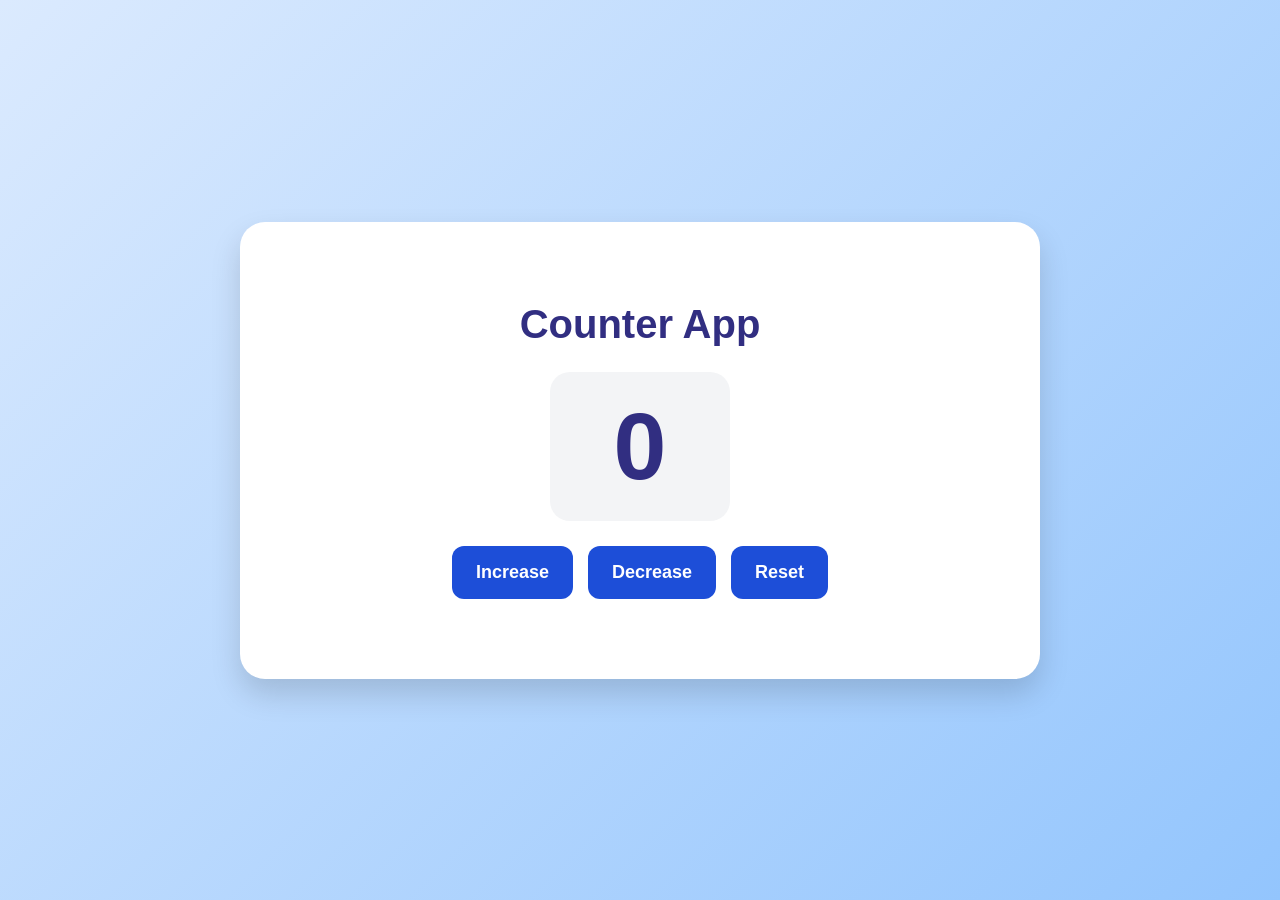
<file: Counter App/index.html>
<!DOCTYPE html>
<html lang="en">
<head>
    
    <title> Counter App</title>
    <link rel="stylesheet" href="style.css">
</head>
<body>
    <div class="container">
    <h1>Counter App</h1>
    <div id="count">0</div>
    <div class="buttons">
    <button id="increase">Increase</button>
    <button id="decrease">Decrease</button>
    <button id="reset">Reset</button>
    <script src = "script.js"></script>
    </div>
    </div>
</body>
</html>
</file>
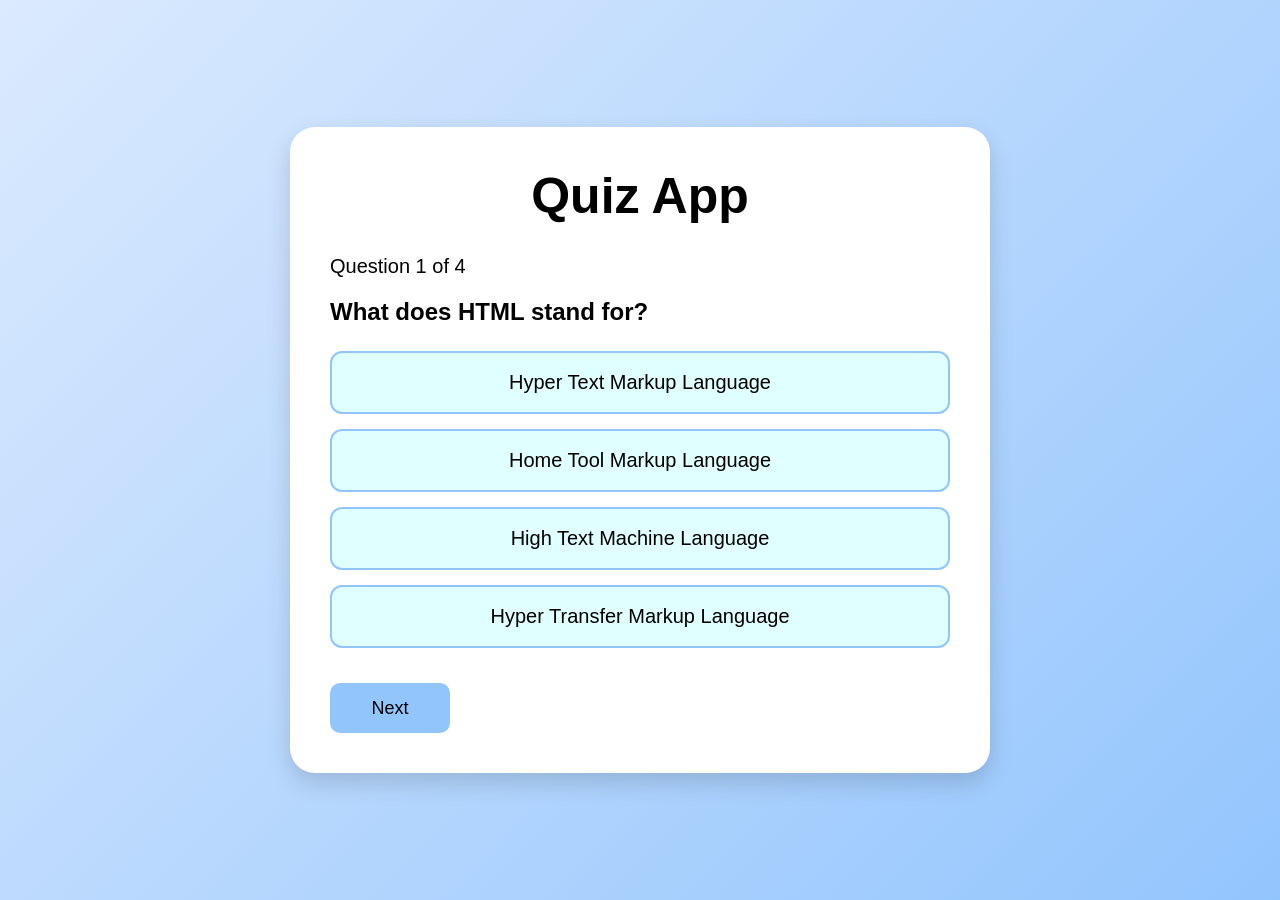
<file: Quiz Application/index.html>
<!DOCTYPE html>
<html lang="en">

<head>
    <meta charset="UTF-8">
    <meta name="viewport" content="width=device-width, initial-scale=1.0">
    <title>Quiz App</title>
    <link rel="stylesheet" href="style.css">
</head>

<body>

    <div class="container">

        <h1>Quiz App</h1>

        <div id="quiz-box">

            <p id="progress"></p>

            <h2 id="question"></h2>

            <div id="answers">

                <button class="option"></button>
                <button class="option"></button>
                <button class="option"></button>
                <button class="option"></button>

            </div>

            <p id="message"></p>

            <button id="next-btn">Next</button>

        </div>

    </div>

    <script src="script.js"></script>

</body>

</html>
</file>
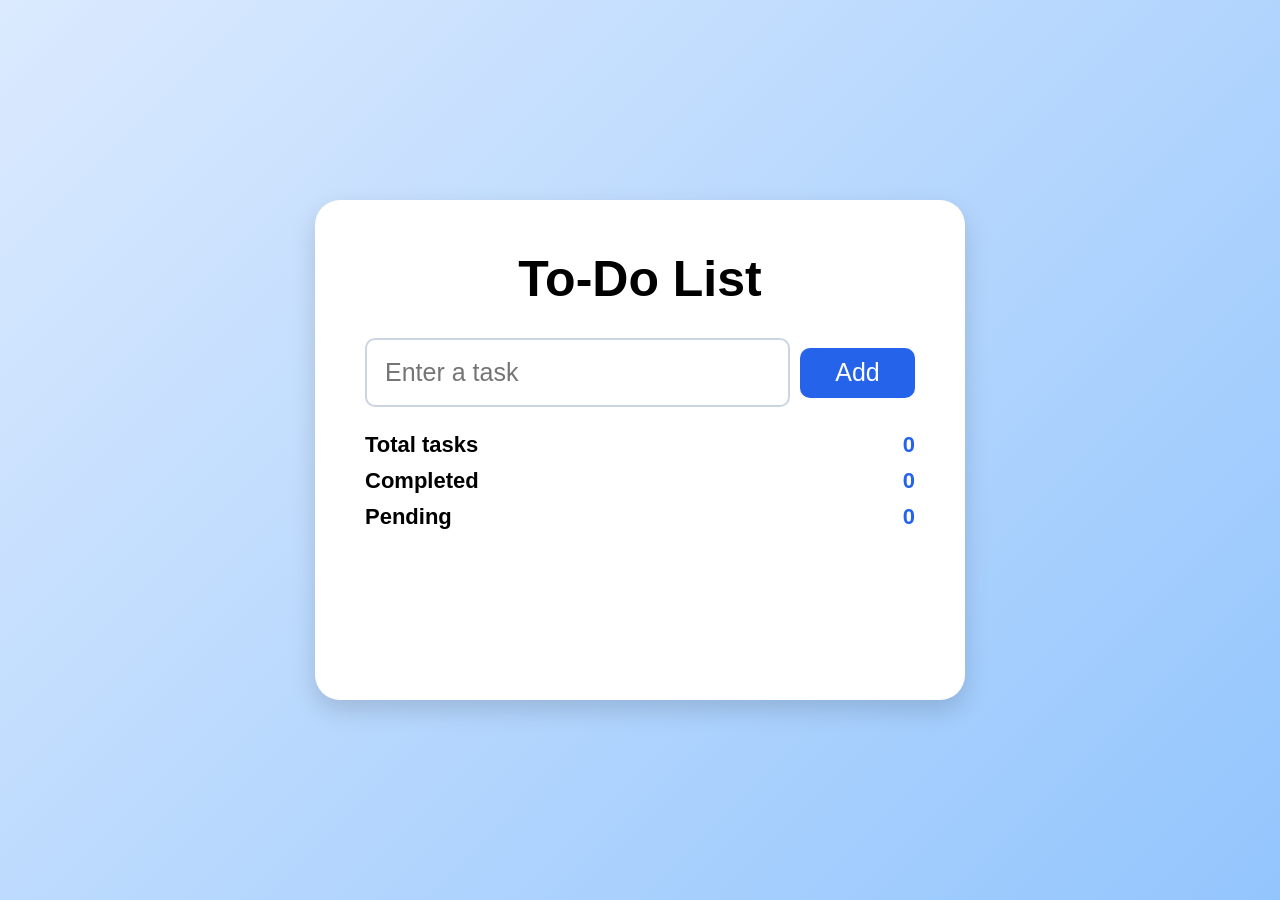
<file: To-Do List/index.html>
<!DOCTYPE html>
<html lang="en">

<head>
    <meta charset="UTF-8">
    <meta name="viewport" content="width=device-width, initial-scale=1.0">
    <title>To-Do List</title>
    <link rel="stylesheet" href="style.css">
</head>

<body>

    <div class="container">

        <h1>To-Do List</h1>

        <div class="input-section">

            <input
                type="text"
                id="taskInput"
                placeholder="Enter a task">

            <button id="addTask">Add</button>

        </div>

        <ul id="taskList"></ul>
      <div class="stats">

    <div class="stat-row">
        <span>Total tasks</span>
        <span id="totalTasks">0</span>
    </div>

    <div class="stat-row">
        <span>Completed</span>
        <span id="completedTasks">0</span>
    </div>

    <div class="stat-row">
        <span>Pending</span>
        <span id="pendingTasks">0</span>
    </div>

</div>

    </div>

    <script src="script.js"></script>

</body>

</html>
</file>
<file: Counter App/style.css>
* {
    margin: 0;
    padding: 0;
    box-sizing: border-box;
}

body {
    min-height: 100vh;
    display: flex;
    justify-content: center;
    align-items: center;
    font-family: Arial, Helvetica, sans-serif;

    background: linear-gradient(135deg, #dbeafe, #93c5fd);
}

#increase {
    background-color: #1d4ed8;
}

#decrease {
    background-color: #1d4ed8;
}

#reset {
    background-color: #1d4ed8;
}
.container {
    width: 800px;
    padding: 80px;
    text-align: center;
    background-color: white;
    border-radius: 25px;
    box-shadow: 0 15px 30px rgba(0, 0, 0, 0.15);
}

h1 {
    color: #312e81;
    font-size: 40px;
    margin-bottom: 25px;
}

#count {
    width: 180px;
    margin: 25px auto;
    padding: 20px;
    border-radius: 20px;
    background-color: #f3f4f6;
    color: #312e81;
    font-size: 95px;
    font-weight: bold;
}

.buttons {
    display: flex;
    justify-content: center;
    gap: 15px;
    margin-top: 25px;
}

button {
    border: none;
    border-radius: 12px;
    padding: 16px 24px;
    color: white;
    font-size: 18px;
    font-weight: bold;
    cursor: pointer;
    transition: all 0.3s ease;
}

button:hover
{
    transform : translateY(-3px)
}
</file>
<file: Quiz Application/style.css>
* {
    margin: 0;
    padding: 0;
    box-sizing: border-box;
}

body {
    min-height: 100vh;
    display: flex;
    justify-content: center;
    align-items: center;
     background: linear-gradient(135deg, #dbeafe, #93c5fd);
    font-family: Arial, sans-serif;
}

.container {
    width: 700px;
    min-height: 550px;
    padding: 40px;
    border-radius: 25px;
    background-color: white;
    box-shadow: 0 10px 25px rgba(0, 0, 0, 0.15);
}

h1 {
    text-align: center;
    margin-bottom: 30px;
    font-size: 50px;
}

#progress {
    margin-bottom: 20px;
    font-size: 20px;
    color: black;
}

h2 {
    margin-bottom: 25px;
}

.option {
    width: 100%;
    padding: 18px;
    margin-bottom: 15px;
    border: 2px solid  #93c5fd;
    border-radius: 12px;
    background-color: lightcyan;
    color: black;
    font-size: 20px;
    cursor: pointer;
}

.option:hover {
    background-color:  #93c5fd;
}

#message {
    margin-top: 15px;
    margin-bottom: 20px;
    font-size: 20px;
    font-weight: bold;
}

#next-btn {
    width: 120px;
    height: 50px;
    border: none;
    border-radius: 10px;
    background-color:  #93c5fd;
    color: black;
    font-size: 18px;
    cursor: pointer;
}

.restart-btn {
    width: 220px;
    height: 60px;
    border: none;
    border-radius: 15px;
    background: linear-gradient(135deg, #93c5fd,  #93c5fd);
    color: black;
    font-size: 22px;
    font-weight: bold;
    cursor: pointer;
}

.result-box {
    text-align: center;
}

.stars {
    font-size: 40px;
    margin-top: 20px;
    margin-bottom: 20px;
}

.result-message {
    color: black;
}
</file>
<file: To-Do List/style.css>
* {
    margin: 0;
    padding: 0;
    box-sizing: border-box;
}

body {
    min-height: 100vh;
    display: flex;
    justify-content: center;
    align-items: center;
    background: linear-gradient(135deg, #dbeafe, #93c5fd);
    font-family: Arial, sans-serif;
}

.container {
    width: 650px;
    min-height: 500px;
    padding: 50px;
    border-radius: 25px;
    background-color: white;
    box-shadow: 0 10px 25px rgba(0, 0, 0, 0.15);
}

h1 {
    text-align: center;
    margin-bottom: 30px;
    font-size: 50px;
}

.input-section {
    display: flex;
    gap: 10px;
    align-items: center;
}

input {
    flex: 1;
    padding: 18px;
    font-size: 25px;
    border: 2px solid #cbd5e1;
    border-radius: 10px;
}

button {
    width: 115px;
    height: 50px;
    font-size: 25px;
    border: none;
    border-radius: 10px;
    background-color: #2563eb;
    color: white;
    cursor: pointer;
}

ul {
    margin-top: 25px;
    list-style: none;
}

input[type="checkbox"] {
    width: 24px;
    height: 24px;
    cursor: pointer;
}
li {
    display: grid;
    grid-template-columns: 40px 1fr 110px;
    align-items: center;
    gap: 15px;
    padding: 18px;
    margin-top: 15px;
    border-radius: 12px;
    background-color: #f3f4f6;
}

span {
    font-size: 22px;
}

.delete-btn {
    width: 115px;
    height: 50px;
}
.stats {
    margin-top: 25px;
}

.stat-row {
    display: flex;
    justify-content: space-between;
    align-items: center;
    margin-bottom: 10px;
    font-size: 22px;
    font-weight: bold;
}

.stat-row span:last-child {
    color: #2563eb;
}
</file>
